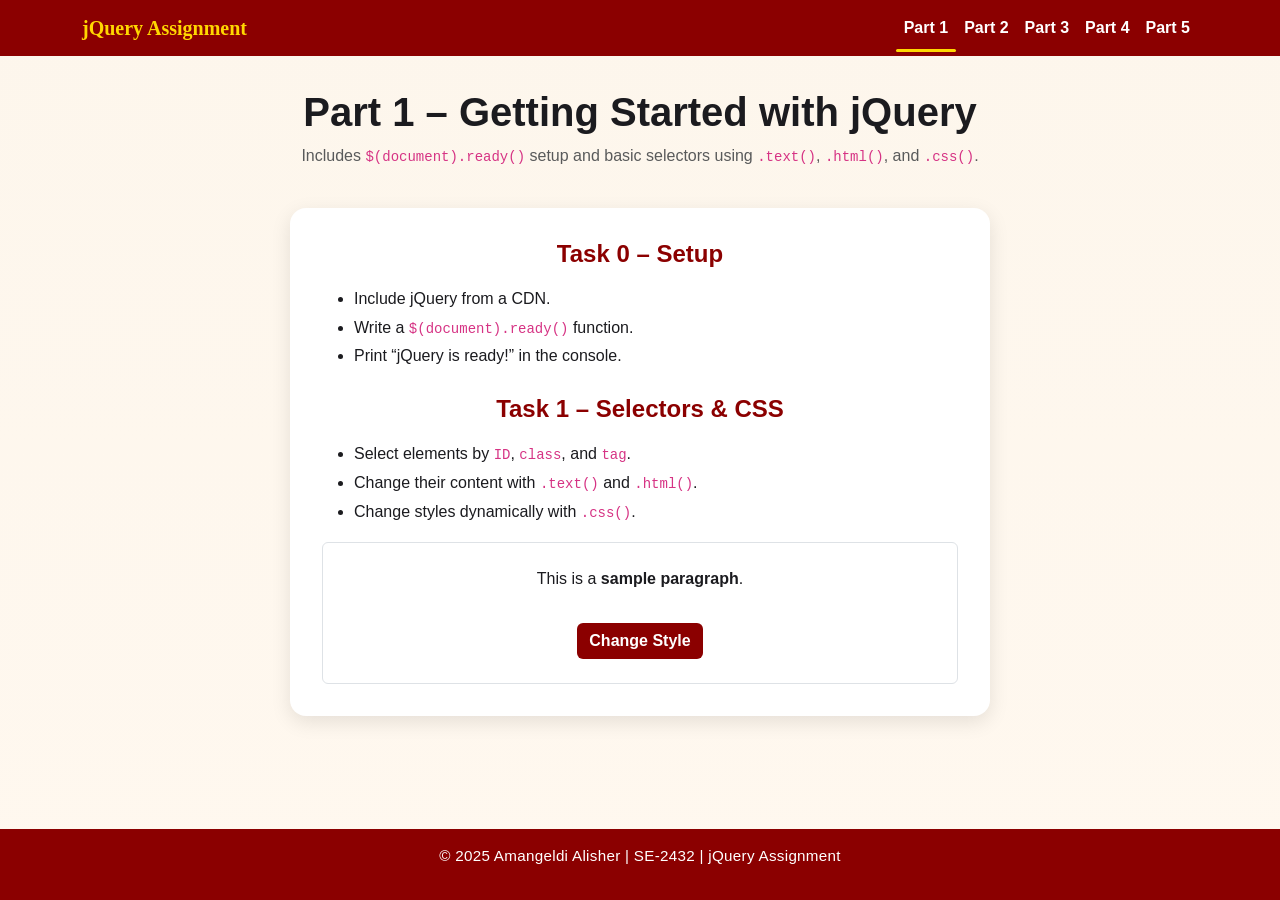
<file: index.html>
<!doctype html>
<html lang="en">
<head>
  <meta charset="utf-8" />
  <title>Part 1 – Getting Started with jQuery</title>
  <meta name="viewport" content="width=device-width, initial-scale=1" />

  <!-- Bootstrap + shared theme -->
  <link href="https://cdn.jsdelivr.net/npm/bootstrap@5.3.3/dist/css/bootstrap.min.css" rel="stylesheet">
  <link rel="stylesheet" href="styles.css">
</head>

<body>
  <!-- ======== Navbar ======== -->
  <nav class="navbar navbar-expand-lg sticky-top navbar-dark" style="background-color: #8B0000;">
    <div class="container">
      <a class="navbar-brand text-warning fw-bold" href="#">jQuery Assignment</a>
      <button class="navbar-toggler" type="button" data-bs-toggle="collapse" data-bs-target="#navMenu">
        <span class="navbar-toggler-icon"></span>
      </button>

      <div class="collapse navbar-collapse" id="navMenu">
        <ul class="navbar-nav ms-auto">
          <li class="nav-item"><a class="nav-link active" href="index.html">Part 1</a></li>
          <li class="nav-item"><a class="nav-link" href="part2.html">Part 2</a></li>
          <li class="nav-item"><a class="nav-link" href="part3.html">Part 3</a></li>
          <li class="nav-item"><a class="nav-link" href="part4.html">Part 4</a></li>
          <li class="nav-item"><a class="nav-link" href="part5.html">Part 5</a></li>
        </ul>
      </div>
    </div>
  </nav>

  <!-- ======== Main Content ======== -->
  <main>
    <header class="text-center mb-4">
      <h1 class="fw-bold">Part 1 – Getting Started with jQuery</h1>
      <p class="text-muted">
        Includes <code>$(document).ready()</code> setup and basic selectors using
        <code>.text()</code>, <code>.html()</code>, and <code>.css()</code>.
      </p>
    </header>

    <section class="form-card">
      <h4>Task 0 – Setup</h4>
      <ul>
        <li>Include jQuery from a CDN.</li>
        <li>Write a <code>$(document).ready()</code> function.</li>
        <li>Print “jQuery is ready!” in the console.</li>
      </ul>

      <h4 class="mt-4">Task 1 – Selectors & CSS</h4>
      <ul>
        <li>Select elements by <code>ID</code>, <code>class</code>, and <code>tag</code>.</li>
        <li>Change their content with <code>.text()</code> and <code>.html()</code>.</li>
        <li>Change styles dynamically with <code>.css()</code>.</li>
      </ul>

      <!-- Demo area -->
      <div id="demoArea" class="p-4 border rounded mt-3">
        <p id="demoText">This is a <strong>sample paragraph</strong>.</p>
        <button id="changeBtn" class="btn btn-brand mt-3">Change Style</button>
      </div>
    </section>
  </main>

  <!-- ======== Footer ======== -->
  <footer>
    <p>© 2025 Amangeldi Alisher | SE-2432 | jQuery Assignment</p>
  </footer>

  <!-- jQuery + Bootstrap -->
  <script src="https://code.jquery.com/jquery-3.7.1.min.js"></script>
  <script src="https://cdn.jsdelivr.net/npm/bootstrap@5.3.3/dist/js/bootstrap.bundle.min.js"></script>

  <!-- Task Script -->
  <script>
    // Task 0: jQuery setup test
    $(document).ready(function() {
      console.log("jQuery is ready!");

      // Task 1: Selectors & CSS
      $("#changeBtn").click(function() {
        $("#demoText")
          .text("The content and style have been changed using jQuery!")
          .css({
            "color": "#8B0000",
            "font-weight": "600",
            "font-size": "1.2rem"
          });
      });
    });
  </script>
</body>
</html>
</file>
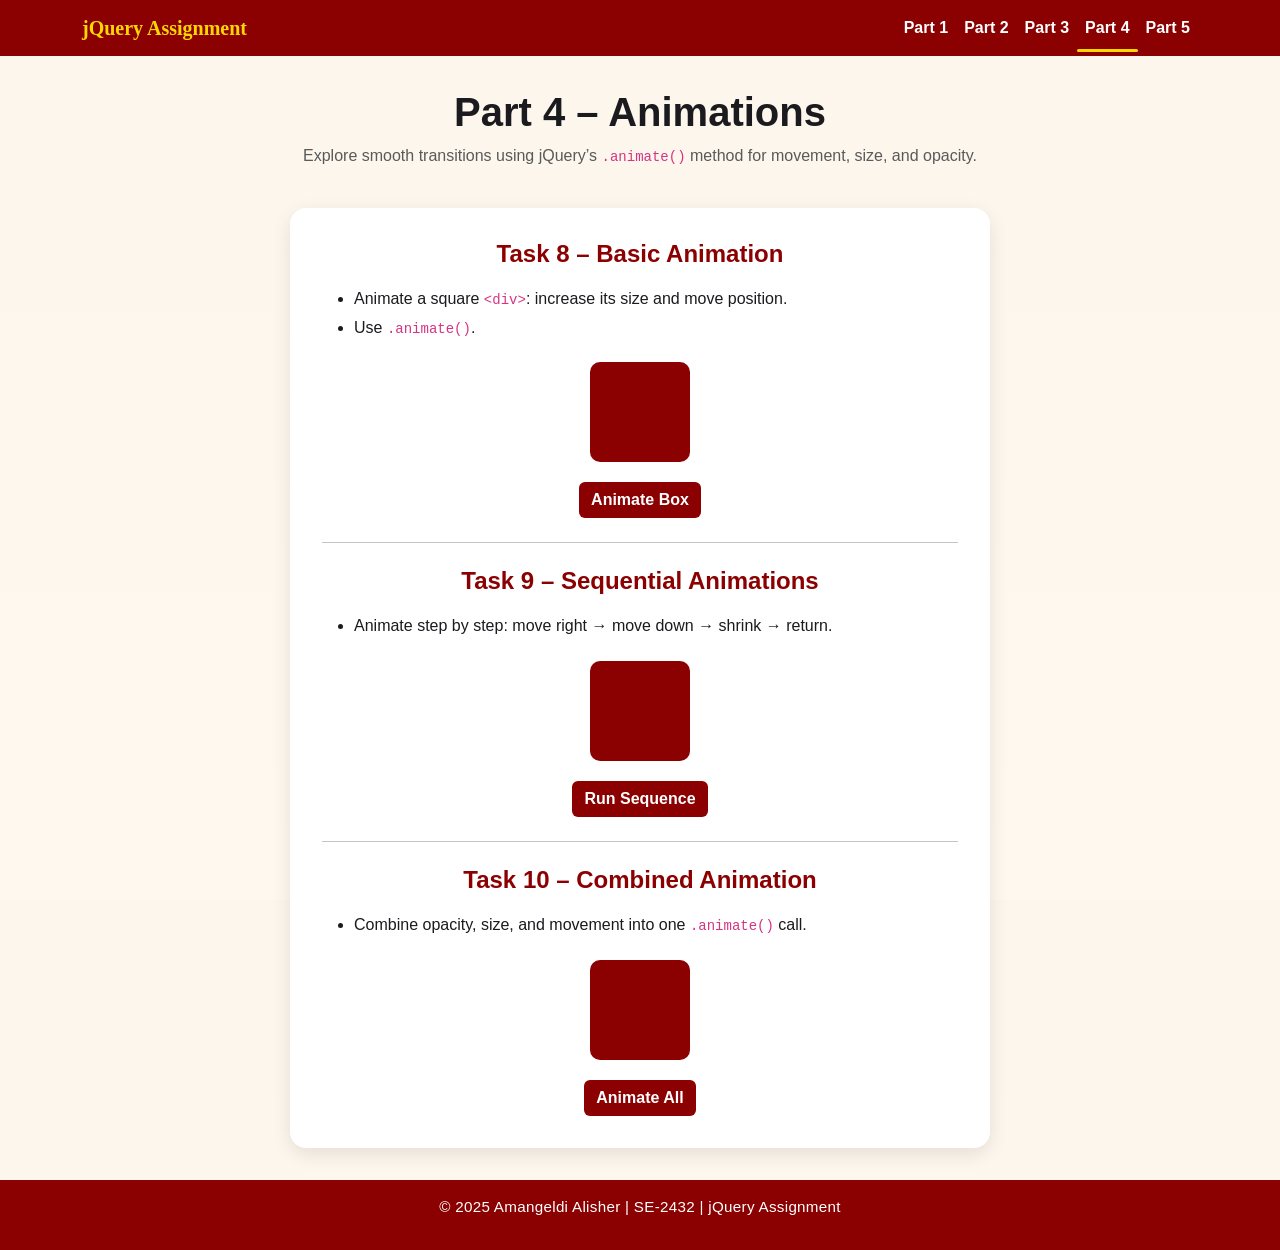
<file: part4.html>
<!doctype html>
<html lang="en">
<head>
  <meta charset="utf-8" />
  <title>Part 4 – jQuery Animations</title>
  <meta name="viewport" content="width=device-width, initial-scale=1" />
  <link href="https://cdn.jsdelivr.net/npm/bootstrap@5.3.3/dist/css/bootstrap.min.css" rel="stylesheet">
  <link rel="stylesheet" href="styles.css">
  <style>
    /* Animation box style */
    .anim-box {
      width: 100px;
      height: 100px;
      background: var(--brand);
      border-radius: 10px;
      margin: 20px auto;
      position: relative;
    }
  </style>
</head>

<body>
  <!-- ===== Navbar ===== -->
  <nav class="navbar navbar-expand-lg sticky-top navbar-dark">
    <div class="container">
      <a class="navbar-brand" href="#">jQuery Assignment</a>
      <button class="navbar-toggler" type="button" data-bs-toggle="collapse" data-bs-target="#navMenu">
        <span class="navbar-toggler-icon"></span>
      </button>
      <div class="collapse navbar-collapse" id="navMenu">
        <ul class="navbar-nav ms-auto">
          <li class="nav-item"><a class="nav-link" href="index.html">Part 1</a></li>
          <li class="nav-item"><a class="nav-link" href="part2.html">Part 2</a></li>
          <li class="nav-item"><a class="nav-link" href="part3.html">Part 3</a></li>
          <li class="nav-item"><a class="nav-link active" href="part4.html">Part 4</a></li>
          <li class="nav-item"><a class="nav-link" href="part5.html">Part 5</a></li>
        </ul>
      </div>
    </div>
  </nav>

  <!-- ===== Main ===== -->
  <main>
    <header class="text-center mb-4">
      <h1 class="fw-bold">Part 4 – Animations</h1>
      <p class="text-muted">
        Explore smooth transitions using jQuery’s <code>.animate()</code> method for movement, size, and opacity.
      </p>
    </header>

    <section class="form-card text-center">

      <!-- === Task 8 === -->
      <h4>Task 8 – Basic Animation</h4>
      <ul>
        <li>Animate a square <code>&lt;div&gt;</code>: increase its size and move position.</li>
        <li>Use <code>.animate()</code>.</li>
      </ul>

      <div id="box1" class="anim-box"></div>
      <button id="animateBasic" class="btn btn-brand">Animate Box</button>

      <hr class="my-4">

      <!-- === Task 9 === -->
      <h4>Task 9 – Sequential Animations</h4>
      <ul>
        <li>Animate step by step: move right → move down → shrink → return.</li>
      </ul>

      <div id="box2" class="anim-box"></div>
      <button id="animateSequence" class="btn btn-brand">Run Sequence</button>

      <hr class="my-4">

      <!-- === Task 10 === -->
      <h4>Task 10 – Combined Animation</h4>
      <ul>
        <li>Combine opacity, size, and movement into one <code>.animate()</code> call.</li>
      </ul>

      <div id="box3" class="anim-box"></div>
      <button id="animateCombo" class="btn btn-brand">Animate All</button>

    </section>
  </main>

  <!-- ===== Footer ===== -->
  <footer>
    <p>© 2025 Amangeldi Alisher | SE-2432 | jQuery Assignment</p>
  </footer>

  <!-- ===== Scripts ===== -->
  <script src="https://code.jquery.com/jquery-3.7.1.min.js"></script>
  <script src="https://cdn.jsdelivr.net/npm/bootstrap@5.3.3/dist/js/bootstrap.bundle.min.js"></script>

  <script>
    $(document).ready(function() {
      console.log("Part 4 ready!");

      // === Task 8: Basic Animation ===
      $("#animateBasic").click(function() {
        $("#box1").animate({
          left: "150px",
          width: "150px",
          height: "150px"
        }, 800).animate({
          left: "0",
          width: "100px",
          height: "100px"
        }, 800);
      });

      // === Task 9: Sequential Animation ===
      $("#animateSequence").click(function() {
        const box = $("#box2");
        box.animate({ left: "150px" }, 600)
           .animate({ top: "150px" }, 600)
           .animate({ width: "60px", height: "60px" }, 600)
           .animate({ left: "0", top: "0", width: "100px", height: "100px" }, 600);
      });

      // === Task 10: Combined Animation ===
      $("#animateCombo").click(function() {
        $("#box3").animate({
          left: "120px",
          width: "180px",
          height: "180px",
          opacity: 0.4
        }, 1000).animate({
          left: "0",
          width: "100px",
          height: "100px",
          opacity: 1
        }, 1000);
      });
    });
  </script>
</body>
</html>
</file>
<file: styles.css>
:root {
  --brand: #8B0000;      /* deep red */
  --accent: #FFD700;     /* warm gold */
  --cream: #fdf6ec;      /* soft background */
  --text: #1b1b1f;
}

/* ======== Base Layout ======== */
html, body {
  height: 100%;
}
body {
  display: flex;
  flex-direction: column;
  background: linear-gradient(180deg, var(--cream) 0%, #fff8ef 100%);
  font-family: "Inter", sans-serif;
  color: var(--text);
  margin: 0;
}

/* ======== Navbar ======== */
.navbar {
  background: var(--brand);
}
.navbar-brand {
  color: var(--accent) !important;
  font-family: "Playfair Display", serif;
  font-weight: 700;
}
.nav-link {
  color: #fff !important;
  font-weight: 600;
  position: relative;
  transition: 0.3s;
}
.nav-link::after {
  content: "";
  position: absolute;
  left: 0; right: 0; bottom: -4px;
  height: 3px;
  background: var(--accent);
  border-radius: 2px;
  transform: scaleX(0);
  transition: transform 0.3s ease;
}
.nav-link:hover::after,
.nav-link.active::after {
  transform: scaleX(1);
}

/* ======== Main Section ======== */
main {
  flex: 1;
  padding: 2rem 1rem;
  display: flex;
  flex-direction: column;
  align-items: center;
  text-align: center;
}

/* ======== Card ======== */
.form-card {
  background: #fff;
  padding: 2rem;
  border-radius: 1rem;
  box-shadow: 0 6px 20px rgba(0,0,0,0.1);
  max-width: 700px;
  width: 100%;
}
.form-card h4 {
  color: var(--brand);
  font-weight: 700;
  margin-bottom: 1rem;
}
.form-card ul {
  text-align: left;
  line-height: 1.8;
}

/* ======== Buttons ======== */
.btn-brand {
  background: var(--brand);
  color: #fff;
  border: none;
  font-weight: 600;
  transition: background 0.3s ease;
}
.btn-brand:hover {
  background: #a61919;
}

/* ======== Footer ======== */
footer {
  background: var(--brand);
  color: #fff;
  text-align: center;
  padding: 1rem 0;
  font-size: 0.95rem;
  letter-spacing: 0.3px;
}
</file>
